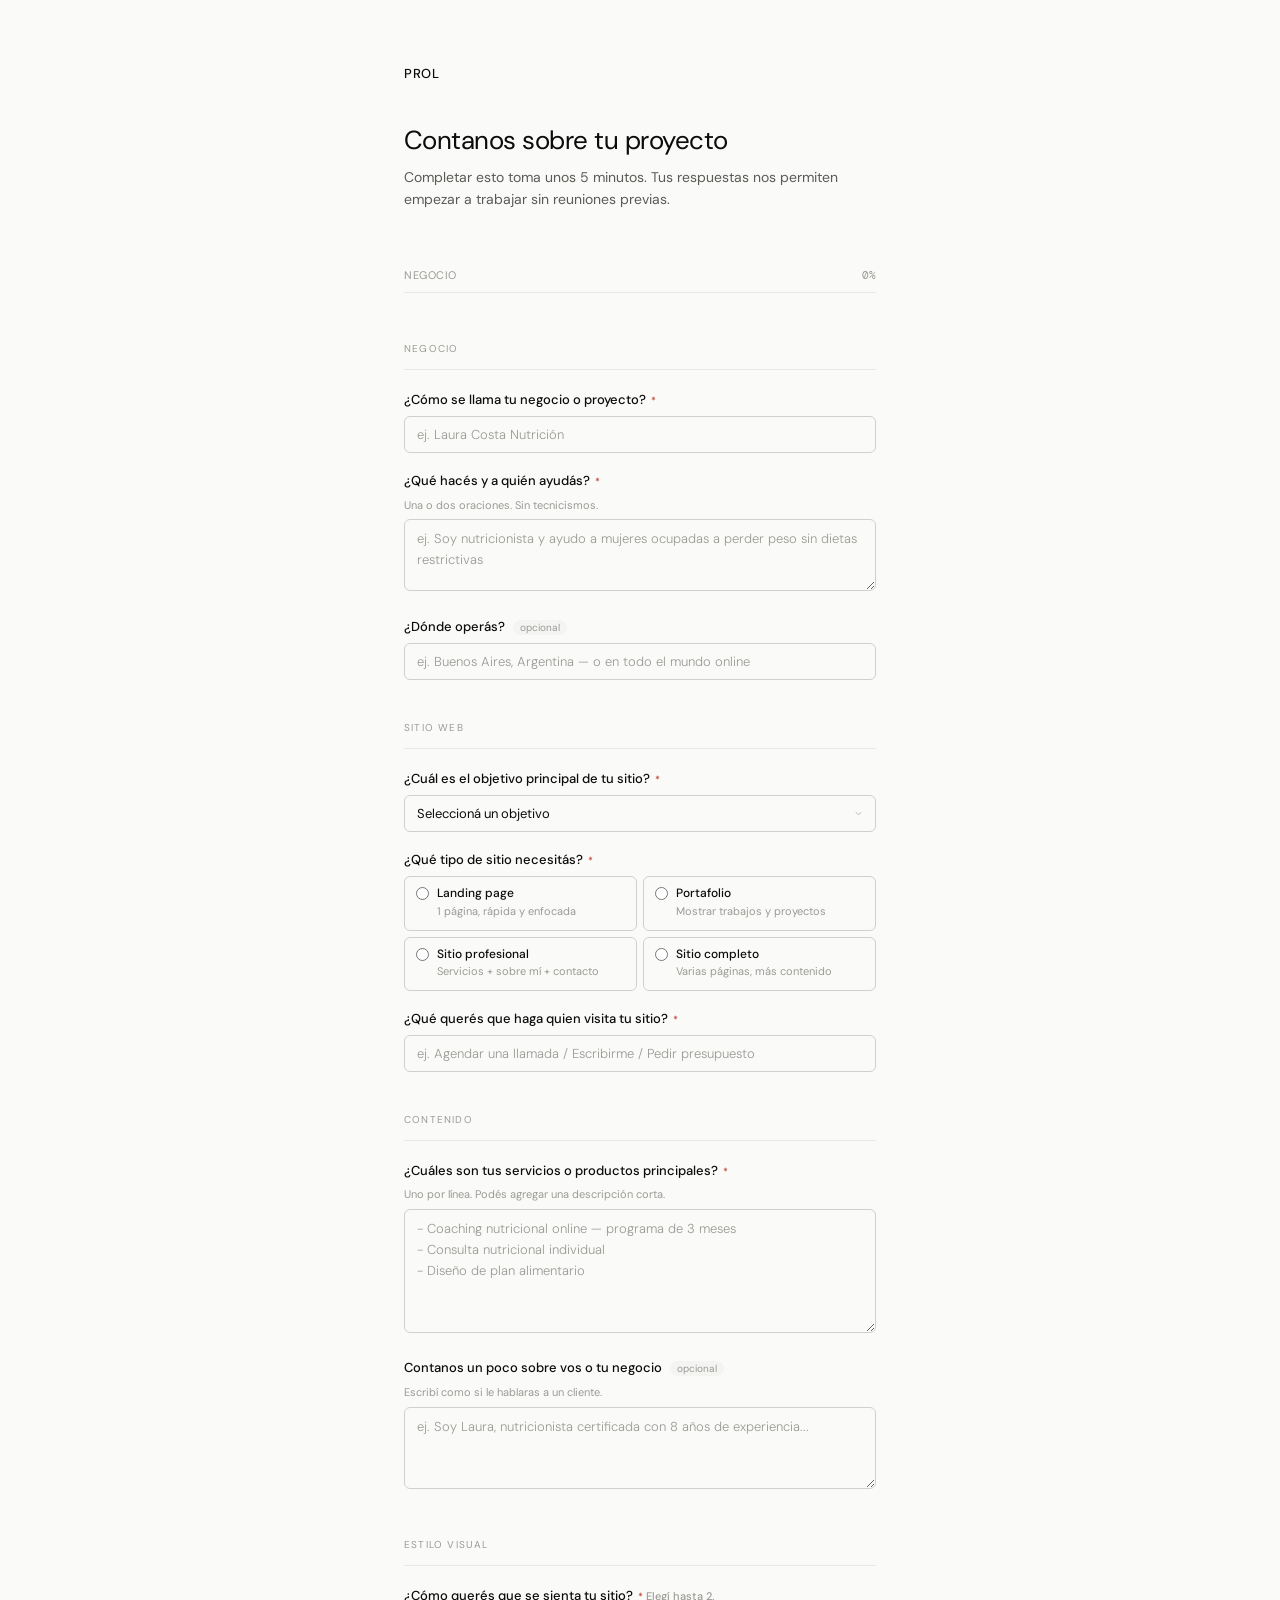
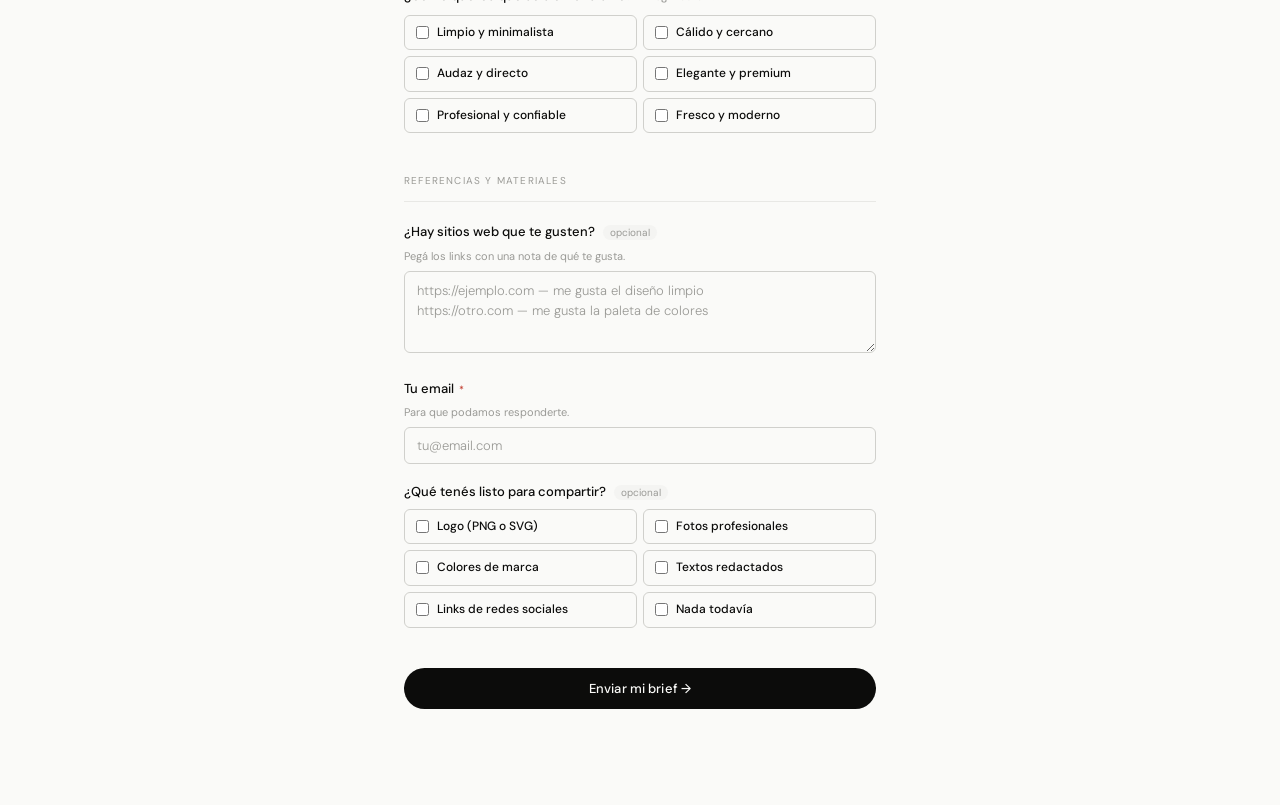
<file: intake-form.html>
<!DOCTYPE html>
<html lang="es">
<head>
<meta charset="UTF-8">
<meta name="viewport" content="width=device-width, initial-scale=1.0">
<title>PROL — Brief de proyecto</title>
<link rel="preconnect" href="https://fonts.googleapis.com">
<link rel="preconnect" href="https://fonts.gstatic.com" crossorigin>
<link href="https://fonts.googleapis.com/css2?family=DM+Sans:ital,opsz,wght@0,9..40,300;0,9..40,400;0,9..40,500;1,9..40,300&family=DM+Mono:wght@300;400&display=swap" rel="stylesheet">
<style>
  *, *::before, *::after { box-sizing: border-box; margin: 0; padding: 0; }

  :root {
    --black:   #0c0c0b;
    --white:   #fafaf8;
    --gray-50: #f4f4f2;
    --gray-100:#e8e8e5;
    --gray-200:#d0d0cc;
    --gray-400:#9a9a96;
    --gray-600:#5a5a57;
    --gray-800:#282826;
    --accent:  #0c0c0b;
    --radius:  6px;
    --radius-lg: 10px;
    --radius-full: 999px;
    --transition: 160ms ease;
  }

  html { font-size: 16px; }

  body {
    font-family: 'DM Sans', sans-serif;
    background: var(--white);
    color: var(--black);
    min-height: 100vh;
    line-height: 1.6;
    -webkit-font-smoothing: antialiased;
  }

  /* Layout */
  .page {
    max-width: 520px;
    margin: 0 auto;
    padding: 4rem 1.5rem 6rem;
  }

  /* Header */
  .header {
    margin-bottom: 3.5rem;
  }
  .logo {
    font-size: 13px;
    font-weight: 500;
    letter-spacing: 0.04em;
    color: var(--black);
    margin-bottom: 2.5rem;
    display: block;
  }
  .header h1 {
    font-size: 26px;
    font-weight: 400;
    letter-spacing: -0.02em;
    line-height: 1.2;
    margin-bottom: 10px;
    color: var(--black);
  }
  .header p {
    font-size: 14px;
    color: var(--gray-600);
    line-height: 1.6;
  }

  /* Progress */
  .progress {
    display: flex;
    justify-content: space-between;
    align-items: center;
    margin-bottom: 8px;
  }
  .progress-label {
    font-size: 11px;
    color: var(--gray-400);
    letter-spacing: 0.05em;
    text-transform: uppercase;
  }
  .progress-pct {
    font-family: 'DM Mono', monospace;
    font-size: 11px;
    color: var(--gray-400);
  }
  .progress-track {
    height: 1px;
    background: var(--gray-100);
    border-radius: 1px;
    margin-bottom: 3rem;
    overflow: hidden;
  }
  .progress-fill {
    height: 100%;
    background: var(--black);
    border-radius: 1px;
    width: 0%;
    transition: width 400ms ease;
  }

  /* Block */
  .block {
    margin-bottom: 2.5rem;
  }
  .block-label {
    font-size: 10px;
    letter-spacing: 0.12em;
    text-transform: uppercase;
    color: var(--gray-400);
    margin-bottom: 1.25rem;
    padding-bottom: 0.75rem;
    border-bottom: 0.5px solid var(--gray-100);
  }

  /* Fields */
  .field {
    margin-bottom: 1.125rem;
  }
  .field label {
    display: block;
    font-size: 13px;
    font-weight: 500;
    color: var(--black);
    margin-bottom: 5px;
  }
  .hint {
    font-size: 11px;
    color: var(--gray-400);
    margin-bottom: 6px;
    line-height: 1.5;
  }
  .req {
    color: #c0392b;
    font-size: 10px;
    margin-left: 2px;
  }
  .opt {
    font-size: 10px;
    color: var(--gray-400);
    background: var(--gray-50);
    border-radius: var(--radius-full);
    padding: 1px 7px;
    margin-left: 5px;
    font-weight: 400;
    vertical-align: middle;
  }

  /* Inputs */
  input[type="text"],
  input[type="email"],
  textarea,
  select {
    width: 100%;
    padding: 9px 12px;
    border: 0.5px solid var(--gray-200);
    border-radius: var(--radius);
    font-size: 13px;
    font-family: 'DM Sans', sans-serif;
    color: var(--black);
    background: var(--white);
    outline: none;
    transition: border-color var(--transition);
    appearance: none;
  }
  input[type="text"]:focus,
  input[type="email"]:focus,
  textarea:focus,
  select:focus {
    border-color: var(--black);
  }
  input::placeholder,
  textarea::placeholder {
    color: var(--gray-400);
    font-weight: 300;
  }
  textarea {
    resize: vertical;
    line-height: 1.6;
    min-height: 72px;
  }
  select {
    background-image: url("data:image/svg+xml,%3Csvg xmlns='http://www.w3.org/2000/svg' width='11' height='11' viewBox='0 0 24 24' fill='none' stroke='%239a9a96' stroke-width='1.5'%3E%3Cpath d='M6 9l6 6 6-6'/%3E%3C/svg%3E");
    background-repeat: no-repeat;
    background-position: right 11px center;
    cursor: pointer;
  }
  select option[value=""] { color: var(--gray-400); }

  /* Cards grid */
  .cards {
    display: grid;
    grid-template-columns: 1fr 1fr;
    gap: 6px;
    margin-top: 6px;
  }
  .card {
    padding: 9px 11px;
    border: 0.5px solid var(--gray-200);
    border-radius: var(--radius);
    cursor: pointer;
    transition: all var(--transition);
    background: var(--white);
    display: flex;
    align-items: flex-start;
    gap: 8px;
    user-select: none;
  }
  .card:hover {
    border-color: var(--gray-600);
    background: var(--gray-50);
  }
  .card.on {
    border-color: var(--black);
    background: var(--gray-50);
  }
  .card input[type="radio"],
  .card input[type="checkbox"] {
    width: 13px;
    height: 13px;
    margin-top: 1px;
    flex-shrink: 0;
    accent-color: var(--black);
    cursor: pointer;
  }
  .card-text {
    font-size: 12px;
    color: var(--black);
    line-height: 1.3;
    font-weight: 500;
  }
  .card-sub {
    font-size: 11px;
    color: var(--gray-400);
    margin-top: 1px;
    font-weight: 400;
  }

  /* Hidden field (Formspree needs name attrs) */
  .hidden-field {
    display: none;
  }

  /* Submit */
  .submit-wrap {
    margin-top: 2rem;
  }
  .validation-msg {
    font-size: 12px;
    color: #c0392b;
    background: #fdf2f1;
    border: 0.5px solid #f5c6c3;
    padding: 8px 12px;
    border-radius: var(--radius);
    margin-bottom: 12px;
    display: none;
    line-height: 1.5;
  }
  .submit-btn {
    width: 100%;
    padding: 12px;
    border-radius: var(--radius-full);
    background: var(--black);
    color: var(--white);
    font-size: 13px;
    font-weight: 500;
    font-family: 'DM Sans', sans-serif;
    border: none;
    cursor: pointer;
    transition: opacity var(--transition);
    letter-spacing: 0.01em;
  }
  .submit-btn:hover { opacity: 0.82; }
  .submit-btn:active { opacity: 0.7; }
  .submit-btn:disabled { opacity: 0.4; cursor: not-allowed; }

  /* Success state */
  .success {
    display: none;
    text-align: center;
    padding: 4rem 1rem;
  }
  .success-icon {
    width: 40px;
    height: 40px;
    border-radius: 50%;
    border: 0.5px solid var(--gray-200);
    display: flex;
    align-items: center;
    justify-content: center;
    margin: 0 auto 1.25rem;
    font-size: 16px;
    color: var(--gray-600);
  }
  .success h2 {
    font-size: 18px;
    font-weight: 400;
    letter-spacing: -0.01em;
    margin-bottom: 8px;
  }
  .success p {
    font-size: 13px;
    color: var(--gray-600);
    line-height: 1.7;
  }

  /* Mobile */
  @media (max-width: 480px) {
    .page { padding: 2.5rem 1.25rem 5rem; }
    .cards { grid-template-columns: 1fr; }
    .header h1 { font-size: 22px; }
  }
</style>
</head>
<body>

<div class="page">

  <div id="form-section">
    <!-- Header -->
    <div class="header">
      <span class="logo">PROL</span>
      <h1>Contanos sobre tu proyecto</h1>
      <p>Completar esto toma unos 5 minutos. Tus respuestas nos permiten empezar a trabajar sin reuniones previas.</p>
    </div>

    <!-- Progress -->
    <div class="progress">
      <span class="progress-label" id="blk-name">Negocio</span>
      <span class="progress-pct" id="pct-out">0%</span>
    </div>
    <div class="progress-track">
      <div class="progress-fill" id="pfill"></div>
    </div>

    <!-- Form -->
    <form
      id="intake-form"
      action="https://formspree.io/f/xlgvoona"
      method="POST"
    >

      <!-- Hidden computed fields -->
      <input type="hidden" name="_subject" value="Nuevo brief — PROL">
      <input type="hidden" name="template_asignado" id="h-template">
      <input type="hidden" name="tono_visual" id="h-tono">
      <input type="hidden" name="materiales_disponibles" id="h-mats">

      <!-- Block 1 — Negocio -->
      <div class="block">
        <div class="block-label">Negocio</div>

        <div class="field">
          <label for="nombre">¿Cómo se llama tu negocio o proyecto? <span class="req">*</span></label>
          <input type="text" id="nombre" name="nombre_negocio" placeholder="ej. Laura Costa Nutrición" autocomplete="organization">
        </div>

        <div class="field">
          <label for="que">¿Qué hacés y a quién ayudás? <span class="req">*</span></label>
          <div class="hint">Una o dos oraciones. Sin tecnicismos.</div>
          <textarea id="que" name="descripcion" rows="2" placeholder="ej. Soy nutricionista y ayudo a mujeres ocupadas a perder peso sin dietas restrictivas"></textarea>
        </div>

        <div class="field">
          <label for="donde">¿Dónde operás? <span class="opt">opcional</span></label>
          <input type="text" id="donde" name="ubicacion" placeholder="ej. Buenos Aires, Argentina — o en todo el mundo online">
        </div>
      </div>

      <!-- Block 2 — Sitio web -->
      <div class="block">
        <div class="block-label">Sitio web</div>

        <div class="field">
          <label for="objetivo">¿Cuál es el objetivo principal de tu sitio? <span class="req">*</span></label>
          <select id="objetivo" name="objetivo_sitio">
            <option value="">Seleccioná un objetivo</option>
            <option>Conseguir más clientes o consultas</option>
            <option>Mostrar mi trabajo o portafolio</option>
            <option>Vender un producto o servicio</option>
            <option>Generar presencia y credibilidad</option>
            <option>Reemplazar mi sitio actual</option>
          </select>
        </div>

        <div class="field">
          <label>¿Qué tipo de sitio necesitás? <span class="req">*</span></label>
          <div class="cards" id="tipo-cards">
            <div class="card" onclick="radioCard(this,'Landing page')">
              <input type="radio" name="tipo_sitio" value="Landing page">
              <div><div class="card-text">Landing page</div><div class="card-sub">1 página, rápida y enfocada</div></div>
            </div>
            <div class="card" onclick="radioCard(this,'Portafolio')">
              <input type="radio" name="tipo_sitio" value="Portafolio">
              <div><div class="card-text">Portafolio</div><div class="card-sub">Mostrar trabajos y proyectos</div></div>
            </div>
            <div class="card" onclick="radioCard(this,'Sitio profesional')">
              <input type="radio" name="tipo_sitio" value="Sitio profesional">
              <div><div class="card-text">Sitio profesional</div><div class="card-sub">Servicios + sobre mí + contacto</div></div>
            </div>
            <div class="card" onclick="radioCard(this,'Sitio completo')">
              <input type="radio" name="tipo_sitio" value="Sitio completo">
              <div><div class="card-text">Sitio completo</div><div class="card-sub">Varias páginas, más contenido</div></div>
            </div>
          </div>
        </div>

        <div class="field">
          <label for="cta">¿Qué querés que haga quien visita tu sitio? <span class="req">*</span></label>
          <input type="text" id="cta" name="cta_principal" placeholder="ej. Agendar una llamada / Escribirme / Pedir presupuesto">
        </div>
      </div>

      <!-- Block 3 — Contenido -->
      <div class="block">
        <div class="block-label">Contenido</div>

        <div class="field">
          <label for="servicios">¿Cuáles son tus servicios o productos principales? <span class="req">*</span></label>
          <div class="hint">Uno por línea. Podés agregar una descripción corta.</div>
          <textarea id="servicios" name="servicios" rows="5" placeholder="- Coaching nutricional online — programa de 3 meses&#10;- Consulta nutricional individual&#10;- Diseño de plan alimentario"></textarea>
        </div>

        <div class="field">
          <label for="about">Contanos un poco sobre vos o tu negocio <span class="opt">opcional</span></label>
          <div class="hint">Escribí como si le hablaras a un cliente.</div>
          <textarea id="about" name="about" rows="3" placeholder="ej. Soy Laura, nutricionista certificada con 8 años de experiencia..."></textarea>
        </div>
      </div>

      <!-- Block 4 — Estilo visual -->
      <div class="block">
        <div class="block-label">Estilo visual</div>

        <div class="field">
          <label>¿Cómo querés que se sienta tu sitio? <span class="req">*</span> <span class="hint" style="display:inline">Elegí hasta 2.</span></label>
          <div class="cards" style="margin-top:8px">
            <div class="card" onclick="multiCard(this,'tono')"><input type="checkbox" class="tono-cb" value="Limpio y minimalista"><div class="card-text">Limpio y minimalista</div></div>
            <div class="card" onclick="multiCard(this,'tono')"><input type="checkbox" class="tono-cb" value="Cálido y cercano"><div class="card-text">Cálido y cercano</div></div>
            <div class="card" onclick="multiCard(this,'tono')"><input type="checkbox" class="tono-cb" value="Audaz y directo"><div class="card-text">Audaz y directo</div></div>
            <div class="card" onclick="multiCard(this,'tono')"><input type="checkbox" class="tono-cb" value="Elegante y premium"><div class="card-text">Elegante y premium</div></div>
            <div class="card" onclick="multiCard(this,'tono')"><input type="checkbox" class="tono-cb" value="Profesional y confiable"><div class="card-text">Profesional y confiable</div></div>
            <div class="card" onclick="multiCard(this,'tono')"><input type="checkbox" class="tono-cb" value="Fresco y moderno"><div class="card-text">Fresco y moderno</div></div>
          </div>
        </div>
      </div>

      <!-- Block 5 — Referencias y materiales -->
      <div class="block">
        <div class="block-label">Referencias y materiales</div>

        <div class="field">
          <label for="refs">¿Hay sitios web que te gusten? <span class="opt">opcional</span></label>
          <div class="hint">Pegá los links con una nota de qué te gusta.</div>
          <textarea id="refs" name="referencias" rows="3" placeholder="https://ejemplo.com — me gusta el diseño limpio&#10;https://otro.com — me gusta la paleta de colores"></textarea>
        </div>

        <div class="field">
          <label for="email-cliente">Tu email <span class="req">*</span></label>
          <div class="hint">Para que podamos responderte.</div>
          <input type="email" id="email-cliente" name="email" placeholder="tu@email.com" autocomplete="email">
        </div>

        <div class="field">
          <label>¿Qué tenés listo para compartir? <span class="opt">opcional</span></label>
          <div class="cards" style="margin-top:6px">
            <div class="card" onclick="multiCard(this,'mat')"><input type="checkbox" class="mat-cb" value="Logo"><div class="card-text">Logo (PNG o SVG)</div></div>
            <div class="card" onclick="multiCard(this,'mat')"><input type="checkbox" class="mat-cb" value="Fotos profesionales"><div class="card-text">Fotos profesionales</div></div>
            <div class="card" onclick="multiCard(this,'mat')"><input type="checkbox" class="mat-cb" value="Colores de marca"><div class="card-text">Colores de marca</div></div>
            <div class="card" onclick="multiCard(this,'mat')"><input type="checkbox" class="mat-cb" value="Textos redactados"><div class="card-text">Textos redactados</div></div>
            <div class="card" onclick="multiCard(this,'mat')"><input type="checkbox" class="mat-cb" value="Links de redes"><div class="card-text">Links de redes sociales</div></div>
            <div class="card" onclick="multiCard(this,'mat')"><input type="checkbox" class="mat-cb" value="Nada todavía"><div class="card-text">Nada todavía</div></div>
          </div>
        </div>
      </div>

      <!-- Submit -->
      <div class="submit-wrap">
        <div class="validation-msg" id="val-msg"></div>
        <button type="submit" class="submit-btn" id="submit-btn">Enviar mi brief →</button>
      </div>

    </form>
  </div>

  <!-- Success -->
  <div class="success" id="success">
    <div class="success-icon">✓</div>
    <h2>Brief recibido.</h2>
    <p>Revisamos tus respuestas y te escribimos<br>en las próximas 24 horas con los próximos pasos.</p>
  </div>

</div>

<script>
var f5val = '';
var tplMap = {
  'Landing page':     'Solo.jsx — T1',
  'Portafolio':       'Portfolio.jsx — T2',
  'Sitio profesional':'Business.jsx — T3',
  'Sitio completo':   'Premium.jsx — T4'
};

function radioCard(el, val) {
  document.querySelectorAll('#tipo-cards .card').forEach(function(c) { c.classList.remove('on'); });
  el.classList.add('on');
  el.querySelector('input').checked = true;
  f5val = val;
  document.getElementById('h-template').value = tplMap[val] || val;
  calc();
}

function multiCard(el, group) {
  var cb = el.querySelector('input[type=checkbox]');
  var all = document.querySelectorAll('.' + group + '-cb');
  var checked = Array.from(all).filter(function(c) { return c.checked; });
  if (!cb.checked && checked.length >= 2) return;
  cb.checked = !cb.checked;
  el.classList.toggle('on', cb.checked);
  syncHidden();
  calc();
}

function syncHidden() {
  var tonos = Array.from(document.querySelectorAll('.tono-cb:checked')).map(function(c) { return c.value; });
  var mats  = Array.from(document.querySelectorAll('.mat-cb:checked')).map(function(c) { return c.value; });
  document.getElementById('h-tono').value = tonos.join(', ');
  document.getElementById('h-mats').value = mats.join(', ') || 'Ninguno';
}

function v(id) { return (document.getElementById(id) || {}).value || ''; }

function calc() {
  syncHidden();
  var tonos = Array.from(document.querySelectorAll('.tono-cb:checked'));
  var filled = [v('nombre'), v('que'), v('objetivo'), f5val, v('cta'), v('servicios'), tonos.length ? '1' : ''].filter(Boolean).length;
  var pct = Math.round((filled / 7) * 100);
  document.getElementById('pfill').style.width = pct + '%';
  document.getElementById('pct-out').textContent = pct + '%';
  var names = ['Negocio', 'Sitio web', 'Contenido', 'Estilo visual', 'Referencias'];
  var idx = filled < 3 ? 0 : filled < 5 ? 1 : filled < 6 ? 2 : filled < 7 ? 3 : 4;
  document.getElementById('blk-name').textContent = names[idx];
}

document.getElementById('intake-form').addEventListener('input', calc);

document.getElementById('intake-form').addEventListener('submit', function(e) {
  e.preventDefault();
  var msg = document.getElementById('val-msg');
  var missing = [];
  if (!v('nombre'))   missing.push('nombre del negocio');
  if (!v('que'))      missing.push('descripción');
  if (!v('objetivo')) missing.push('objetivo del sitio');
  if (!f5val)         missing.push('tipo de sitio');
  if (!v('cta'))      missing.push('CTA principal');
  if (!v('servicios'))missing.push('servicios');
  if (!document.querySelectorAll('.tono-cb:checked').length) missing.push('estilo visual');
  if (!v('email-cliente')) missing.push('tu email');

  if (missing.length) {
    msg.textContent = 'Completá: ' + missing.join(', ') + '.';
    msg.style.display = 'block';
    return;
  }
  msg.style.display = 'none';

  var btn = document.getElementById('submit-btn');
  btn.disabled = true;
  btn.textContent = 'Enviando...';

  var form = document.getElementById('intake-form');
  var data = new FormData(form);

  fetch(form.action, {
    method: 'POST',
    body: data,
    headers: { 'Accept': 'application/json' }
  })
  .then(function(res) {
    if (res.ok) {
      document.getElementById('form-section').style.display = 'none';
      document.getElementById('success').style.display = 'block';
      window.scrollTo({ top: 0, behavior: 'smooth' });
    } else {
      btn.disabled = false;
      btn.textContent = 'Enviar mi brief →';
      msg.textContent = 'Hubo un error al enviar. Intentá de nuevo.';
      msg.style.display = 'block';
    }
  })
  .catch(function() {
    btn.disabled = false;
    btn.textContent = 'Enviar mi brief →';
    msg.textContent = 'Sin conexión. Revisá tu internet e intentá de nuevo.';
    msg.style.display = 'block';
  });
});
</script>

</body>
</html>
</file>
